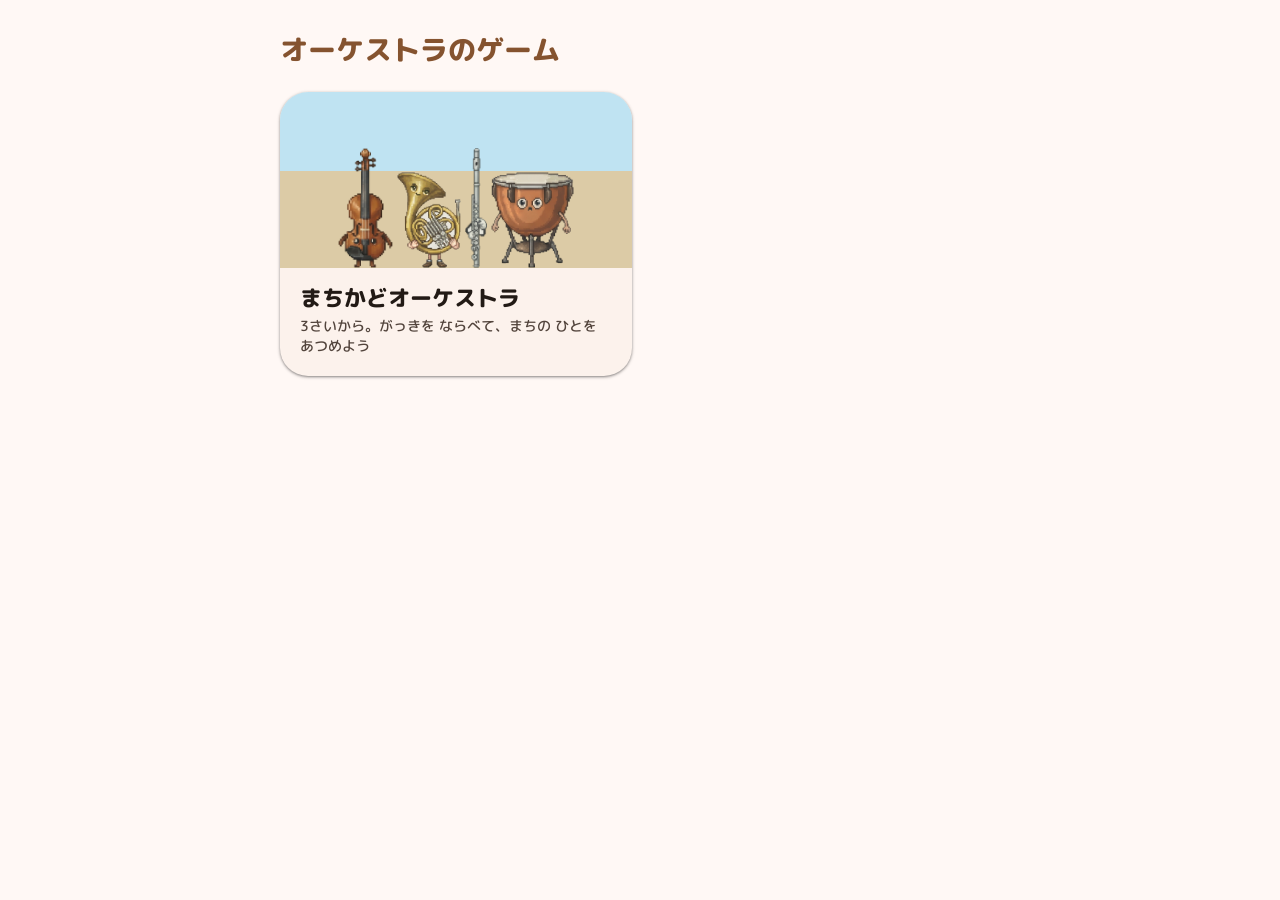
<file: index.html>
<!doctype html>
<html lang="ja">
<head>
<meta charset="utf-8">
<meta name="viewport" content="width=device-width, initial-scale=1, viewport-fit=cover">
<meta name="theme-color" content="#FFF8F5">
<title>オーケストラのゲーム</title>
<link rel="preconnect" href="https://fonts.googleapis.com">
<link rel="preconnect" href="https://fonts.gstatic.com" crossorigin>
<link rel="stylesheet" href="https://fonts.googleapis.com/css2?family=M+PLUS+Rounded+1c:wght@500;800&display=swap">
<style>
  /* Material Design 3（元の色 #8B5A2B のライトテーマ） */
  :root {
    --md-sys-color-primary: #85532F;
    --md-sys-color-on-primary: #FFFFFF;
    --md-sys-color-primary-container: #FFDCC5;
    --md-sys-color-on-primary-container: #6A3C1A;
    --md-sys-color-surface: #FFF8F5;
    --md-sys-color-surface-container-low: #FCF2EC;
    --md-sys-color-surface-container-highest: #EAE0DA;
    --md-sys-color-on-surface: #221A15;
    --md-sys-color-on-surface-variant: #52443C;
    --md-sys-elevation-1: 0 1px 2px rgba(0,0,0,.30), 0 1px 3px 1px rgba(0,0,0,.15);
    --md-sys-elevation-2: 0 1px 2px rgba(0,0,0,.30), 0 2px 6px 2px rgba(0,0,0,.15);
    --font: "M PLUS Rounded 1c", system-ui, sans-serif;
  }
  html, body { margin: 0; background: var(--md-sys-color-surface); color: var(--md-sys-color-on-surface); font-family: var(--font); }
  header { padding: 32px 16px 8px; max-width: 720px; margin: 0 auto; }
  h1 { margin: 0; font: 800 28px/36px var(--font); color: var(--md-sys-color-primary); }
  main { max-width: 720px; margin: 0 auto; padding: 16px; display: grid; gap: 16px;
         grid-template-columns: repeat(auto-fill, minmax(260px, 1fr)); }
  .card {
    display: block; text-decoration: none; color: inherit; overflow: hidden;
    border-radius: 28px; background: var(--md-sys-color-surface-container-low);
    box-shadow: var(--md-sys-elevation-1); position: relative;
    transition: box-shadow 200ms cubic-bezier(.2,0,0,1);
  }
  .card::after { content: ""; position: absolute; inset: 0; background: var(--md-sys-color-on-surface); opacity: 0; transition: opacity 200ms linear; }
  .card:hover { box-shadow: var(--md-sys-elevation-2); }
  .card:hover::after { opacity: .08; }
  .card:active::after { opacity: .12; }
  .card:focus-visible { outline: 3px solid var(--md-sys-color-primary); outline-offset: 2px; }
  .thumb {
    height: 160px; display: flex; align-items: flex-end; justify-content: center; gap: 4px; padding-top: 16px;
    background: linear-gradient(#BFE3F2 0 45%, #DCCBA6 45%);
  }
  .thumb img { height: 120px; }
  .thumb img.s { height: 96px; }
  .body { padding: 16px 20px 20px; }
  .body h2 { margin: 0 0 4px; font: 800 22px/28px var(--font); }
  .body p { margin: 0; font: 500 14px/20px var(--font); color: var(--md-sys-color-on-surface-variant); }
</style>
</head>
<body>
<header><h1>オーケストラのゲーム</h1></header>
<main id="list"></main>
<script>
  // ゲームを足す時は、ここに 1 行足す
  const GAMES = [
    { path: 'street-td/', title: 'まちかどオーケストラ', desc: '3さいから。がっきを ならべて、まちの ひとを あつめよう',
      thumbs: ['street-td/assets/img/violin.png', 'street-td/assets/img/horn.png', 'street-td/assets/img/flute.png', 'street-td/assets/img/timpani.png'] },
  ];
  const list = document.getElementById('list');
  for (const g of GAMES) {
    const a = document.createElement('a');
    a.className = 'card'; a.href = g.path;
    const thumb = document.createElement('div'); thumb.className = 'thumb';
    g.thumbs.forEach((src, i) => { const im = new Image(); im.src = src; im.alt = ''; if (i % 2) im.className = 's'; thumb.append(im); });
    const body = document.createElement('div'); body.className = 'body';
    const h = document.createElement('h2'); h.textContent = g.title;
    const p = document.createElement('p'); p.textContent = g.desc;
    body.append(h, p); a.append(thumb, body); list.append(a);
  }
</script>
</body>
</html>
</file>
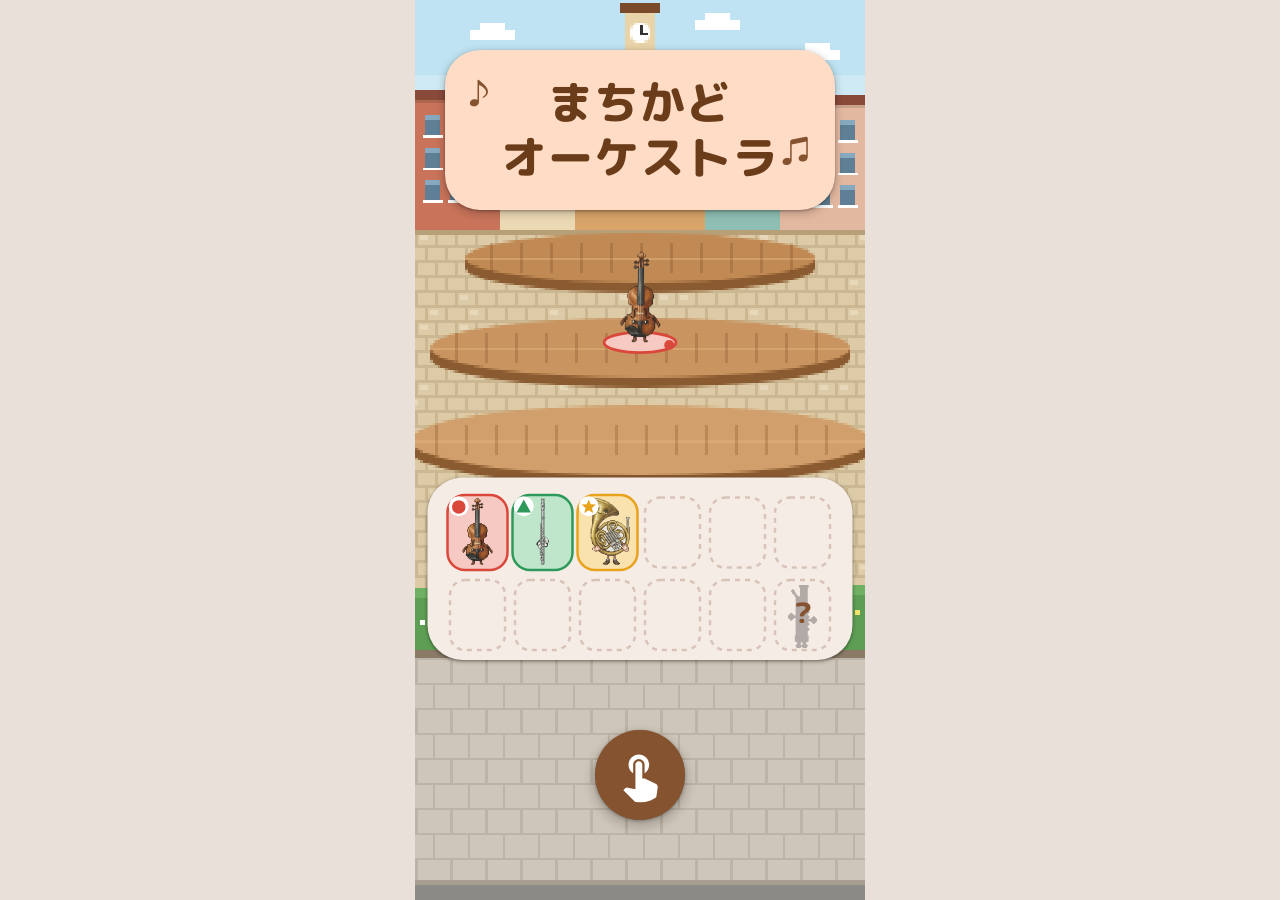
<file: street-td/index.html>
<!doctype html>
<html lang="ja">
<head>
<meta charset="utf-8">
<meta name="viewport" content="width=device-width, initial-scale=1, maximum-scale=1, user-scalable=no, viewport-fit=cover">
<meta name="theme-color" content="#FFF8F5">
<meta name="apple-mobile-web-app-capable" content="yes">
<title>まちかどオーケストラ</title>
<link rel="preconnect" href="https://fonts.googleapis.com">
<link rel="preconnect" href="https://fonts.gstatic.com" crossorigin>
<link rel="stylesheet" href="https://fonts.googleapis.com/css2?family=M+PLUS+Rounded+1c:wght@500;800&text=%E3%81%BE%E3%81%A1%E3%81%8B%E3%81%A9%E3%82%AA%E3%83%BC%E3%82%B1%E3%82%B9%E3%83%88%E3%83%A9%E3%81%8A%E3%81%97%E3%81%84%E3%81%A4%E3%81%A5%E3%81%91%E3%82%8B%E3%82%BF%E3%82%A4%E3%83%AB%E3%81%B80123456789%3A.%E3%81%8D%E3%82%8D%E3%81%8F%E3%82%92%E3%81%99%E3%82%84%E3%82%81">
<link rel="stylesheet" href="css/m3.css">
<link rel="stylesheet" href="css/style.css">
</head>
<body>
<div id="viewport">
  <div id="stage">
    <canvas id="bg"></canvas>
    <div id="tray" class="m3-surface-container"></div>
    <canvas id="game"></canvas>

    <!-- ゲーム中の UI -->
    <div id="hud" hidden>
      <div id="gauge" class="m3-linear-progress" role="progressbar" aria-valuemin="0" aria-valuemax="100">
        <div class="track"><div class="indicator"></div></div>
        <div class="next"><img alt=""></div>
      </div>
      <div id="timer" class="m3-chip"><svg class="ic" viewBox="0 0 24 24"><path d="M15 1H9v2h6V1zm-4 13h2V8h-2v6zm8.03-6.61 1.42-1.42c-.43-.51-.9-.99-1.41-1.41l-1.42 1.42A8.962 8.962 0 0 0 12 4c-4.97 0-9 4.03-9 9s4.02 9 9 9 9-4.03 9-9c0-2.12-.74-4.07-1.97-5.61zM12 20c-3.87 0-7-3.13-7-7s3.13-7 7-7 7 3.13 7 7-3.13 7-7 7z"/></svg><span class="t">0:00.0</span></div>
      <div id="hudbest" class="m3-chip" hidden><svg class="ic crown" viewBox="0 0 24 24"><path d="M5 16 3 5l5.5 5L12 4l3.5 6L21 5l-2 11H5zm14 3c0 .6-.4 1-1 1H6c-.6 0-1-.4-1-1v-1h14v1z"/></svg><span class="t"></span></div>
      <button id="pause" class="m3-icon-button" aria-label="ながおしで いちじていし">
        <svg class="ring" viewBox="0 0 40 40"><circle cx="20" cy="20" r="18"/></svg>
        <svg class="icon" viewBox="0 0 24 24"><path d="M7 5h3.5v14H7zM13.5 5H17v14h-3.5z"/></svg>
      </button>
    </div>

    <!-- タイトル -->
    <div id="title">
      <div class="logo m3-surface-container-high">
        <span class="notes">♪</span>
        <h1>まちかど<br>オーケストラ</h1>
        <div id="titlebest" class="m3-chip" hidden><svg class="ic crown" viewBox="0 0 24 24"><path d="M5 16 3 5l5.5 5L12 4l3.5 6L21 5l-2 11H5zm14 3c0 .6-.4 1-1 1H6c-.6 0-1-.4-1-1v-1h14v1z"/></svg><span class="t"></span></div>
        <span class="notes r">♫</span>
      </div>
      <div class="start">
        <div class="m3-circular-progress" id="loading"><svg viewBox="0 0 48 48"><circle cx="24" cy="24" r="20"/></svg></div>
        <div class="tap" id="tapcue" hidden><span class="ripple"></span><span class="ripple d2"></span>
          <svg viewBox="0 0 24 24"><path d="M9 11.24V7.5a2.5 2.5 0 0 1 5 0v3.74c1.21-.81 2-2.18 2-3.74C16 5.01 13.99 3 11.5 3S7 5.01 7 7.5c0 1.56.79 2.93 2 3.74zm9.84 4.63-4.54-2.26c-.17-.07-.35-.11-.54-.11H13v-6c0-.83-.67-1.5-1.5-1.5S10 6.67 10 7.5v10.74l-3.43-.72c-.08-.01-.15-.03-.24-.03-.31 0-.59.13-.79.33l-.79.8 4.94 4.94c.27.27.65.44 1.06.44h6.79c.75 0 1.33-.55 1.44-1.28l.75-5.27c.01-.07.02-.14.02-.2 0-.62-.38-1.16-.91-1.38z"/></svg>
        </div>
      </div>
    </div>

    <!-- 一時停止のダイアログ（保護者向け） -->
    <div id="pausedlg" class="m3-scrim" hidden>
      <div class="m3-dialog" role="dialog" aria-modal="true">
        <svg class="dlg-icon" viewBox="0 0 24 24"><path d="M7 5h3.5v14H7zM13.5 5H17v14h-3.5z"/></svg>
        <div class="dlg-sub"><button class="m3-button text danger icon" id="openReset"><svg class="ic" viewBox="0 0 24 24"><path d="M6 19c0 1.1.9 2 2 2h8c1.1 0 2-.9 2-2V7H6v12zM19 4h-3.5l-1-1h-5l-1 1H5v2h14V4z"/></svg>きろくをけす</button></div>
        <div class="dlg-actions">
          <button class="m3-button text" id="toTitle">タイトルへ</button>
          <button class="m3-button filled" id="resume">つづける</button>
        </div>
      </div>
    </div>

    <!-- 最高記録を消す確認（保護者向け） -->
    <div id="resetdlg" class="m3-scrim" hidden>
      <div class="m3-dialog" role="alertdialog" aria-modal="true">
        <svg class="dlg-icon crown" viewBox="0 0 24 24"><path d="M5 16 3 5l5.5 5L12 4l3.5 6L21 5l-2 11H5zm14 3c0 .6-.4 1-1 1H6c-.6 0-1-.4-1-1v-1h14v1z"/></svg>
        <div class="dlg-best"><div id="resetbest" class="m3-chip big"><svg class="ic crown" viewBox="0 0 24 24"><path d="M5 16 3 5l5.5 5L12 4l3.5 6L21 5l-2 11H5zm14 3c0 .6-.4 1-1 1H6c-.6 0-1-.4-1-1v-1h14v1z"/></svg><span class="t"></span></div></div>
        <div class="dlg-actions">
          <button class="m3-button text" id="cancelReset">やめる</button>
          <button class="m3-button filled danger" id="doReset">けす</button>
        </div>
      </div>
    </div>

    <!-- おしまい（集合写真） -->
    <div id="photo" class="m3-scrim" hidden>
      <div class="m3-card photo-card">
        <canvas id="photocanvas" width="640" height="560"></canvas>
        <h2>おしまい</h2>
        <div class="result">
          <div id="restime" class="m3-chip big"><svg class="ic" viewBox="0 0 24 24"><path d="M15 1H9v2h6V1zm-4 13h2V8h-2v6zm8.03-6.61 1.42-1.42c-.43-.51-.9-.99-1.41-1.41l-1.42 1.42A8.962 8.962 0 0 0 12 4c-4.97 0-9 4.03-9 9s4.02 9 9 9 9-4.03 9-9c0-2.12-.74-4.07-1.97-5.61zM12 20c-3.87 0-7-3.13-7-7s3.13-7 7-7 7 3.13 7 7-3.13 7-7 7z"/></svg><span class="t"></span></div>
          <div id="resbest" class="m3-chip big"><svg class="ic crown" viewBox="0 0 24 24"><path d="M5 16 3 5l5.5 5L12 4l3.5 6L21 5l-2 11H5zm14 3c0 .6-.4 1-1 1H6c-.6 0-1-.4-1-1v-1h14v1z"/></svg><span class="t"></span></div>
        </div>
      </div>
    </div>
  </div>
</div>
<script type="module" src="js/main.js"></script>
</body>
</html>
</file>
<file: street-td/css/m3.css>
/*
 * Material Design 3 のトークンと、このゲームで使う部品だけを CSS で実装したもの。
 * 配色は元の色 #8B5A2B（バイオリンの木の色）から、M3 の tonal spot 方式の考え方で作ったライトテーマ。
 * 子ども向けで暗い部屋でも明るさを変えないため、ダークテーマは持たない。
 */
:root {
  /* color roles */
  --md-sys-color-primary: #85532F;
  --md-sys-color-on-primary: #FFFFFF;
  --md-sys-color-primary-container: #FFDCC5;
  --md-sys-color-on-primary-container: #6A3C1A;
  --md-sys-color-secondary: #755846;
  --md-sys-color-on-secondary: #FFFFFF;
  --md-sys-color-secondary-container: #FFDCC5;
  --md-sys-color-on-secondary-container: #5C4130;
  --md-sys-color-tertiary: #616133;
  --md-sys-color-tertiary-container: #E7E6AC;
  --md-sys-color-on-tertiary-container: #49491E;
  --md-sys-color-surface: #FFF8F5;
  --md-sys-color-surface-container-lowest: #FFFFFF;
  --md-sys-color-surface-container-low: #FCF2EC;
  --md-sys-color-surface-container: #F6ECE6;
  --md-sys-color-surface-container-high: #F0E6E0;
  --md-sys-color-surface-container-highest: #EAE0DA;
  --md-sys-color-on-surface: #221A15;
  --md-sys-color-on-surface-variant: #52443C;
  --md-sys-color-outline: #84746A;
  --md-sys-color-outline-variant: #D7C3B8;
  --md-sys-color-error: #BA1A1A;
  --md-sys-color-on-error: #FFFFFF;
  --md-sys-color-scrim: #000000;
  --md-sys-color-shadow: #000000;

  /* shape */
  --md-sys-shape-corner-small: 8px;
  --md-sys-shape-corner-medium: 12px;
  --md-sys-shape-corner-large: 16px;
  --md-sys-shape-corner-extra-large: 28px;
  --md-sys-shape-corner-full: 9999px;

  /* elevation */
  --md-sys-elevation-1: 0 1px 2px rgba(0,0,0,.30), 0 1px 3px 1px rgba(0,0,0,.15);
  --md-sys-elevation-2: 0 1px 2px rgba(0,0,0,.30), 0 2px 6px 2px rgba(0,0,0,.15);
  --md-sys-elevation-3: 0 4px 8px 3px rgba(0,0,0,.15), 0 1px 3px rgba(0,0,0,.30);

  /* motion */
  --md-sys-motion-easing-emphasized: cubic-bezier(.2, 0, 0, 1);
  --md-sys-motion-easing-emphasized-decelerate: cubic-bezier(.05, .7, .1, 1);
  --md-sys-motion-easing-standard: cubic-bezier(.2, 0, 0, 1);
  --md-sys-motion-duration-short4: 200ms;
  --md-sys-motion-duration-medium2: 300ms;
  --md-sys-motion-duration-long2: 500ms;

  /* typography */
  --md-ref-typeface-brand: "M PLUS Rounded 1c", system-ui, sans-serif;
  --md-ref-typeface-plain: "M PLUS Rounded 1c", system-ui, sans-serif;
}

.m3-surface-container { background: var(--md-sys-color-surface-container); }
.m3-surface-container-high { background: var(--md-sys-color-surface-container-high); }

/* Linear progress indicator（太めにした determinate） */
.m3-linear-progress .track {
  position: relative; height: 12px; border-radius: var(--md-sys-shape-corner-full);
  background: var(--md-sys-color-secondary-container); overflow: hidden;
}
.m3-linear-progress .indicator {
  position: absolute; inset: 0 auto 0 0; width: 0%;
  border-radius: var(--md-sys-shape-corner-full);
  background: var(--md-sys-color-primary);
  transition: width var(--md-sys-motion-duration-medium2) var(--md-sys-motion-easing-standard);
}
.m3-linear-progress .track::after { /* stop indicator */
  content: ""; position: absolute; right: 3px; top: 3px; width: 6px; height: 6px;
  border-radius: 50%; background: var(--md-sys-color-primary);
}

/* Circular progress indicator（indeterminate） */
.m3-circular-progress { width: 48px; height: 48px; }
.m3-circular-progress svg { width: 100%; height: 100%; animation: m3-rotate 1.4s linear infinite; }
.m3-circular-progress circle {
  fill: none; stroke: var(--md-sys-color-primary); stroke-width: 4; stroke-linecap: round;
  stroke-dasharray: 90 126; animation: m3-dash 1.4s var(--md-sys-motion-easing-standard) infinite;
}
@keyframes m3-rotate { to { transform: rotate(360deg); } }
@keyframes m3-dash {
  0% { stroke-dasharray: 10 126; stroke-dashoffset: 0; }
  50% { stroke-dasharray: 90 126; stroke-dashoffset: -20; }
  100% { stroke-dasharray: 10 126; stroke-dashoffset: -125; }
}

/* Icon button（standard） */
.m3-icon-button {
  position: relative; width: 40px; height: 40px; border: 0; padding: 8px;
  border-radius: var(--md-sys-shape-corner-full); background: transparent;
  color: var(--md-sys-color-on-surface-variant); cursor: pointer;
}
.m3-icon-button::before { /* state layer */
  content: ""; position: absolute; inset: 0; border-radius: inherit;
  background: currentColor; opacity: 0;
  transition: opacity var(--md-sys-motion-duration-short4) linear;
}
.m3-icon-button:active::before { opacity: .12; }
.m3-icon-button .icon { width: 24px; height: 24px; fill: currentColor; display: block; }

/* Buttons */
.m3-button {
  height: 40px; padding: 0 24px; border: 0; border-radius: var(--md-sys-shape-corner-full);
  font: 500 14px/20px var(--md-ref-typeface-plain); letter-spacing: .1px; cursor: pointer;
  position: relative; overflow: hidden;
}
.m3-button::before {
  content: ""; position: absolute; inset: 0; background: currentColor; opacity: 0;
  transition: opacity var(--md-sys-motion-duration-short4) linear;
}
.m3-button:active::before { opacity: .12; }
.m3-button.filled { background: var(--md-sys-color-primary); color: var(--md-sys-color-on-primary); }
.m3-button.text { background: transparent; color: var(--md-sys-color-primary); padding: 0 12px; }

/* Dialog と scrim */
.m3-scrim {
  position: absolute; inset: 0; display: grid; place-items: center;
  background: rgb(0 0 0 / .32);
  animation: m3-fade var(--md-sys-motion-duration-medium2) var(--md-sys-motion-easing-standard);
}
.m3-scrim[hidden] { display: none; }
.m3-dialog {
  min-width: 280px; max-width: 320px; padding: 24px; box-sizing: border-box;
  border-radius: var(--md-sys-shape-corner-extra-large);
  background: var(--md-sys-color-surface-container-high); color: var(--md-sys-color-on-surface);
  box-shadow: var(--md-sys-elevation-3);
  animation: m3-pop var(--md-sys-motion-duration-long2) var(--md-sys-motion-easing-emphasized-decelerate);
}
.m3-card {
  border-radius: var(--md-sys-shape-corner-extra-large);
  background: var(--md-sys-color-surface-container-low); box-shadow: var(--md-sys-elevation-2);
  animation: m3-pop var(--md-sys-motion-duration-long2) var(--md-sys-motion-easing-emphasized-decelerate);
}
@keyframes m3-fade { from { opacity: 0; } }
@keyframes m3-pop { from { opacity: 0; transform: scale(.85); } }

/* Assist chip（情報表示用） */
.m3-chip {
  display: inline-flex; align-items: center; gap: 6px; height: 32px; padding: 0 12px 0 8px;
  box-sizing: border-box; border-radius: var(--md-sys-shape-corner-small);
  border: 1px solid var(--md-sys-color-outline-variant);
  background: var(--md-sys-color-surface-container-low); color: var(--md-sys-color-on-surface);
  font: 500 14px/20px var(--md-ref-typeface-plain); font-variant-numeric: tabular-nums;
}
.m3-chip[hidden] { display: none; }
.m3-chip .ic { width: 18px; height: 18px; fill: var(--md-sys-color-primary); flex: none; }
.m3-chip.big { height: 40px; font-size: 20px; line-height: 24px; padding: 0 16px 0 12px; }
.m3-chip.big .ic { width: 24px; height: 24px; }

.m3-button.icon { display: inline-flex; align-items: center; gap: 8px; padding-left: 12px; }
.m3-button.icon .ic { width: 18px; height: 18px; fill: currentColor; }
.m3-button.text.danger { color: var(--md-sys-color-error); }
.m3-button.filled.danger { background: var(--md-sys-color-error); color: var(--md-sys-color-on-error); }
</file>
<file: street-td/css/style.css>
/* 画面は 360×720 の仮想座標で組み、JS が端末の大きさに合わせて #stage を拡大縮小する */
html, body {
  margin: 0; height: 100%; overflow: hidden;
  background: var(--md-sys-color-surface-container-highest);
  font-family: var(--md-ref-typeface-plain);
  -webkit-user-select: none; user-select: none;
  -webkit-touch-callout: none; -webkit-tap-highlight-color: transparent;
  touch-action: none; overscroll-behavior: none;
}
#viewport { position: fixed; inset: 0; overflow: hidden; }
#stage {
  position: absolute; left: 0; top: 0; width: 360px; height: 720px;
  transform-origin: 0 0; overflow: hidden;
  background: var(--md-sys-color-surface);
}
#bg, #game { position: absolute; left: 0; top: 0; width: 360px; height: 720px; }
#game { touch-action: none; }

/* 待機列のトレイ（M3 の surface container） */
#tray {
  position: absolute; left: 10px; right: 10px; top: 382px; height: 146px;
  border-radius: var(--md-sys-shape-corner-extra-large);
  box-shadow: var(--md-sys-elevation-1);
  pointer-events: none;
}

/* HUD: 観客ゲージと一時停止ボタン */
#hud { position: absolute; left: 0; right: 0; top: 0; height: 64px; pointer-events: none; }
#hud[hidden] { display: none; }
#gauge {
  position: absolute; left: 12px; right: 60px; top: 12px; height: 40px;
  display: flex; align-items: center; gap: 8px; padding: 0 8px 0 16px;
  border-radius: var(--md-sys-shape-corner-full);
  background: var(--md-sys-color-surface-container-low); box-shadow: var(--md-sys-elevation-1);
}
#gauge .track { flex: 1; }
#gauge .next {
  width: 32px; height: 32px; border-radius: 50%; display: grid; place-items: center;
  background: var(--md-sys-color-surface-container-highest); overflow: hidden;
}
#gauge .next[hidden] { display: none; }
#gauge .next img { height: 28px; filter: brightness(0) opacity(.45); }
#gauge .next.reveal img { filter: none; }
#gauge.full .indicator { background: var(--md-sys-color-tertiary); }

#pause {
  position: absolute; right: 10px; top: 12px; pointer-events: auto;
  background: var(--md-sys-color-surface-container-low); box-shadow: var(--md-sys-elevation-1);
}
#pause .ring {
  position: absolute; inset: 0; width: 40px; height: 40px; transform: rotate(-90deg);
  pointer-events: none;
}
#pause .ring circle {
  fill: none; stroke: var(--md-sys-color-primary); stroke-width: 3;
  stroke-dasharray: 113.1; stroke-dashoffset: 113.1;
}
#pause.holding .ring circle { stroke-dashoffset: 0; transition: stroke-dashoffset 2s linear; }

/* タイトル */
#title { position: absolute; inset: 0; pointer-events: none; }
#title[hidden] { display: none; }
#title .logo {
  position: absolute; left: 24px; right: 24px; top: 40px; padding: 20px 12px;
  border-radius: var(--md-sys-shape-corner-extra-large); box-shadow: var(--md-sys-elevation-2);
  text-align: center; color: var(--md-sys-color-on-primary-container);
  background: var(--md-sys-color-primary-container);
  animation: m3-pop var(--md-sys-motion-duration-long2) var(--md-sys-motion-easing-emphasized-decelerate);
}
#title h1 {
  margin: 0; font: 800 36px/44px var(--md-ref-typeface-brand); letter-spacing: 1px;
}
#title .notes {
  position: absolute; top: 14px; left: 18px; font-size: 28px; color: var(--md-sys-color-primary);
  animation: bob 1.2s ease-in-out infinite alternate;
}
#title .notes.r { left: auto; right: 18px; top: 60px; animation-delay: .6s; }
@keyframes bob { to { transform: translateY(-8px) rotate(-10deg); } }
#title .start {
  position: absolute; left: 0; right: 0; bottom: 64px; display: grid; place-items: center;
}
#title .tap { position: relative; width: 72px; height: 72px; display: grid; place-items: center; }
#title .tap[hidden], #loading[hidden] { display: none; }
#title .tap svg {
  width: 44px; height: 44px; fill: var(--md-sys-color-on-primary); position: relative;
  padding: 14px; border-radius: 50%; background: var(--md-sys-color-primary);
  box-shadow: var(--md-sys-elevation-3);
}
#title .ripple {
  position: absolute; inset: 0; border-radius: 50%; background: var(--md-sys-color-primary);
  opacity: .35; animation: ripple 1.6s var(--md-sys-motion-easing-standard) infinite;
}
#title .ripple.d2 { animation-delay: .8s; }
@keyframes ripple { from { transform: scale(.6); opacity: .45; } to { transform: scale(1.7); opacity: 0; } }

/* 一時停止ダイアログ */
.dlg-icon { width: 24px; height: 24px; fill: var(--md-sys-color-secondary); display: block; margin: 0 auto 16px; }
.dlg-actions { display: flex; justify-content: flex-end; gap: 8px; }

/* おしまい */
.photo-card { width: 320px; padding: 12px 12px 8px; box-sizing: border-box; text-align: center; }
.photo-card canvas {
  width: 296px; height: 259px; border-radius: var(--md-sys-shape-corner-large); display: block;
  image-rendering: pixelated;
}
.photo-card h2 {
  margin: 10px 0 4px; font: 800 32px/40px var(--md-ref-typeface-brand);
  color: var(--md-sys-color-primary);
}

/* タイムアタック */
#timer, #hudbest { position: absolute; top: 60px; box-shadow: var(--md-sys-elevation-1); border: 0; }
#timer { left: 12px; }
#hudbest { left: 118px; }
.crown { fill: #C99A00 !important; }
#titlebest { margin-top: 10px; border: 0; background: var(--md-sys-color-surface-container-lowest); }
.photo-card h2 { margin-bottom: 8px; }
.photo-card .result { display: flex; justify-content: center; gap: 8px; margin-bottom: 8px; }
.photo-card .result .m3-chip { border: 0; background: var(--md-sys-color-surface-container-high); }
/* 記録を更新した時：最高記録のチップを tertiary container で光らせる */
#resbest.newrec {
  background: var(--md-sys-color-tertiary-container); color: var(--md-sys-color-on-tertiary-container);
  animation: newrec 0.9s var(--md-sys-motion-easing-emphasized) infinite alternate;
}
@keyframes newrec { from { transform: scale(1); } to { transform: scale(1.12); box-shadow: 0 0 0 6px rgba(201,154,0,.25); } }

/* 記録を消す */
.dlg-sub { display: flex; justify-content: center; margin: -4px 0 12px; }
.dlg-best { display: flex; justify-content: center; margin-bottom: 20px; }
.dlg-best .m3-chip { border: 0; background: var(--md-sys-color-surface-container-highest); }
.dlg-icon.crown { width: 32px; height: 32px; }
#titlebest { pointer-events: auto; touch-action: none; position: relative; }
#titlebest.holding { box-shadow: 0 0 0 3px var(--md-sys-color-primary); transition: box-shadow 2s linear; }
.m3-button[hidden] { display: none; }
</file>
